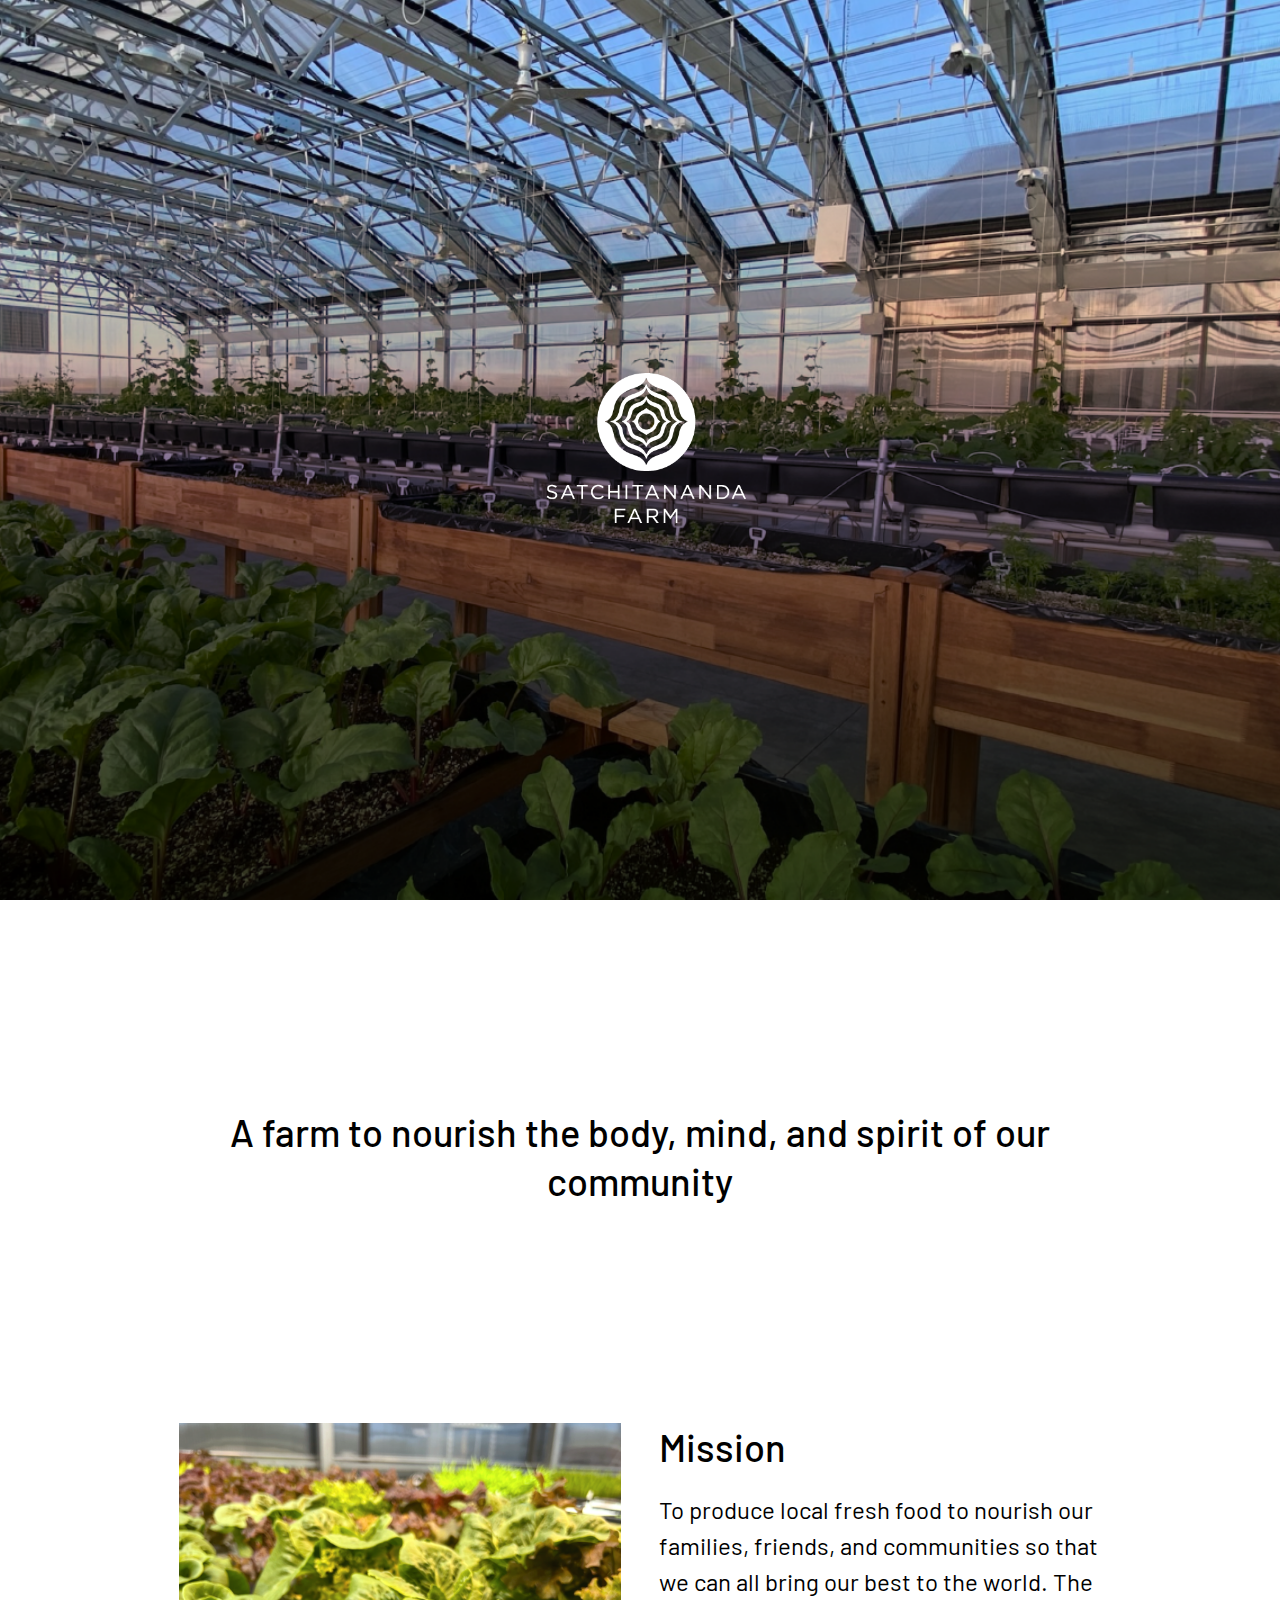
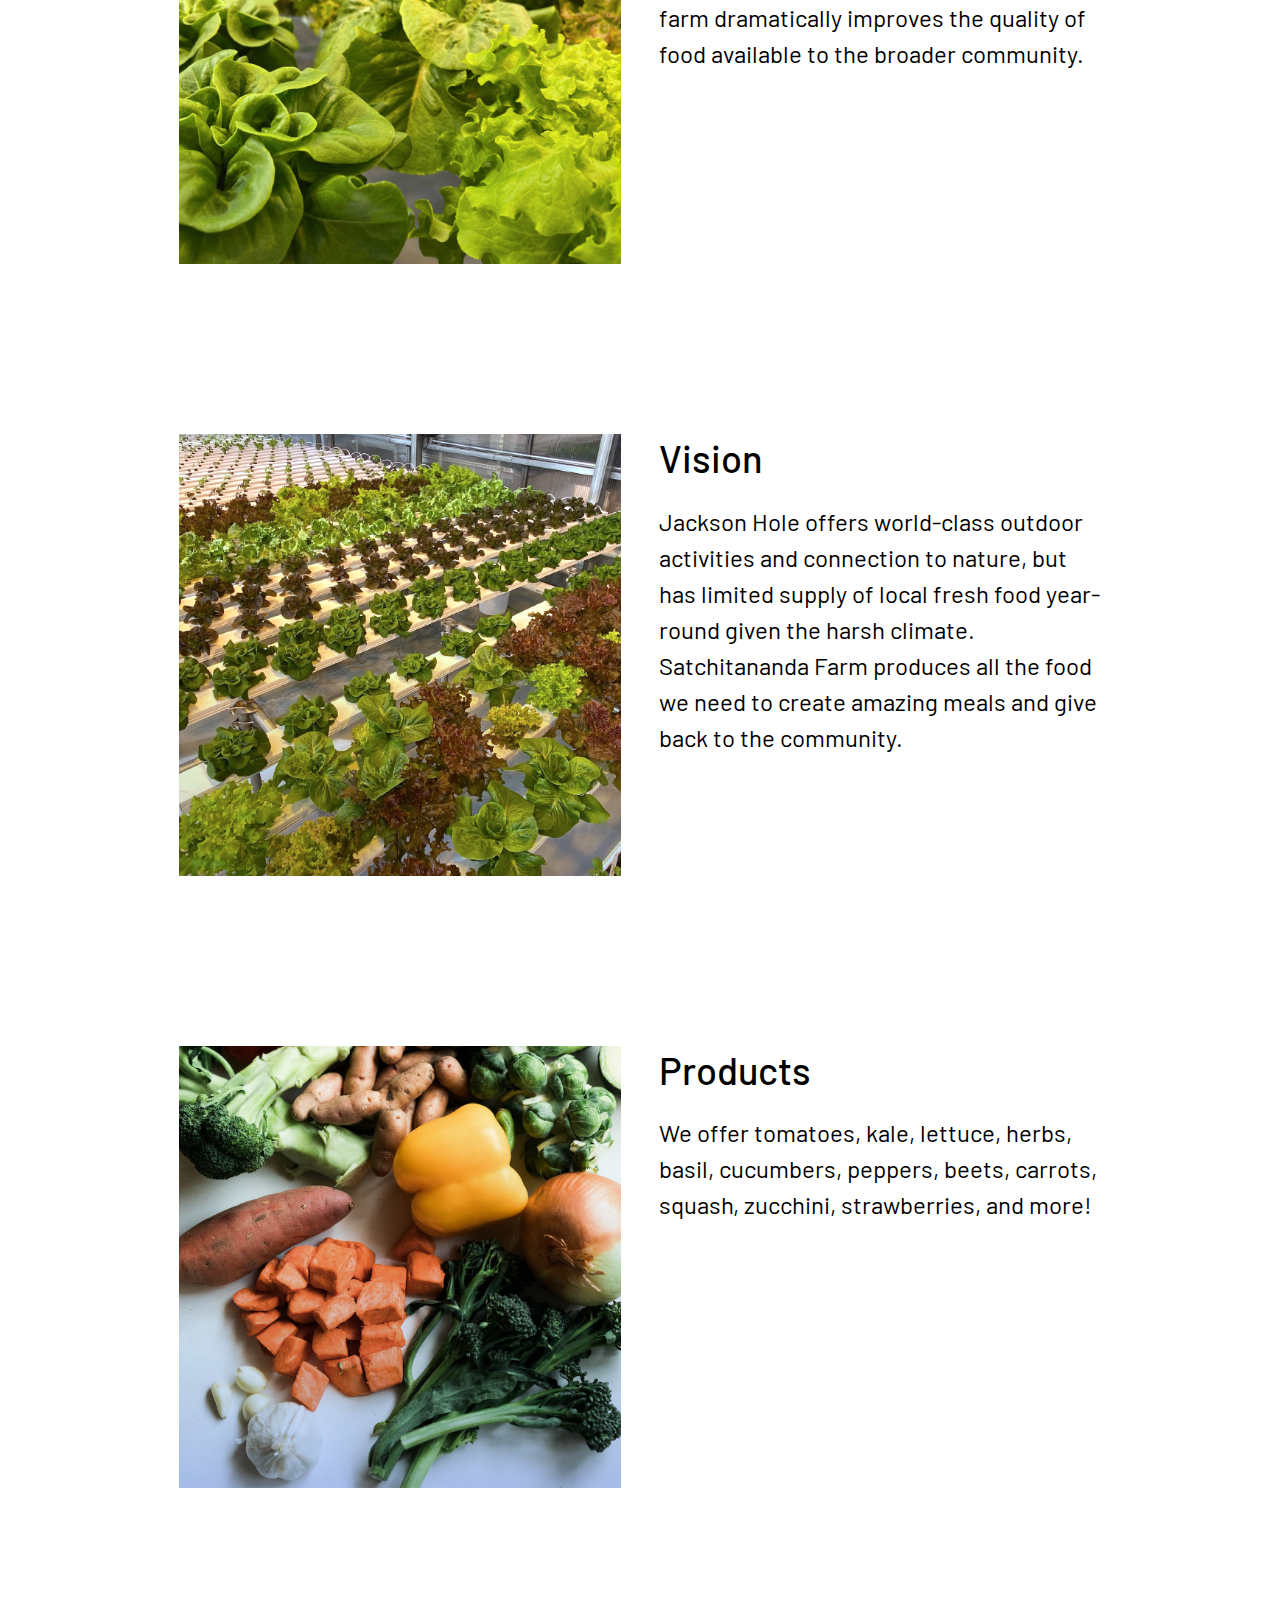
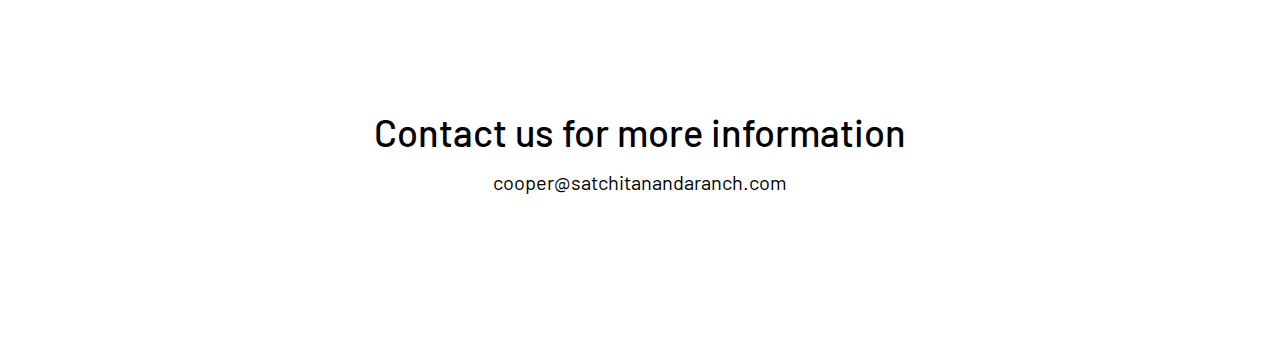
<file: index.html>
<!DOCTYPE html>
<html lang="en">
	<script>
		var host = "www.satchitanandafarm.com"
		if (window.location.host == host && window.location.protocol != "https:") {window.location.protocol = "https:"}
	</script>
	<head>
		<meta charset="utf-8" />
		<meta name="viewport" content="width=device-width, initial-scale=1.0" />
		<meta name="description" content="Satchitananda Farm" />
		<meta name="twitter:card" content="summary_large_image" />
		<meta name="twitter:title" content="Satchitananda Farm" />
		<meta name="twitter:image" content="img/meta.png" />
		<meta property="og:image" content="img/meta.png" />
		<meta property="og:url" content="http://www.satchitanandafarm.com" />
		<title>Satchitananda Farm</title>
		<link href="/img/fav.png" rel="icon" type="image/ico" />
		<link rel="stylesheet" href="grid.css" />
		<link rel="stylesheet" href="style.css" />
		<link rel="preconnect" href="https://fonts.googleapis.com">
		<link rel="preconnect" href="https://fonts.gstatic.com" crossorigin>
		<link href="https://fonts.googleapis.com/css2?family=Barlow:wght@300;400;500&display=swap" rel="stylesheet">
		<script id="mcjs">!function(c,h,i,m,p){m=c.createElement(h),p=c.getElementsByTagName(h)[0],m.async=1,m.src=i,p.parentNode.insertBefore(m,p)}(document,"script","https://chimpstatic.com/mcjs-connected/js/users/7cffa9d54f08fb7f5e1875d68/5ba15c0475d62f23709f7e2d4.js");</script>
	</head>
	<body>
		<header id="header-home">
			<div class="container vh-center">
				<div class="row">
					<div class="col-12 center">
						<img style="max-width:300px;" src="img/logo.png">
					</div>
				</div>
			</div>
		</header>
		<section class="callout" id="home">
			<div class="container">
				<div class="row">
					<div class="col-12 center">
						<h2>A farm to nourish the body, mind, and spirit of our community</h2>
					</div>
				</div>
			</div>
		</section>
		<section class="content-home">
			<div class="container">
				<div class="row">
					<div class="col-6">
						<img src="img/home-02.png" />
					</div>
					<div class="col-6">
						<h2>Mission</h2>
						<p>To produce local fresh food to nourish our families, friends, and communities so that we can all bring our best to the world. The farm dramatically improves the quality of food available to the broader community.</p>
					</div>
				</div>
			</div>
		</section>
		<section class="content-home">
			<div class="container">
				<div class="row">
					<div class="col-6">
						<img src="img/home-01.png" />
					</div>
					<div class="col-6">
						<h2>Vision</h2>
						<p>Jackson Hole offers world-class outdoor activities and connection to nature, but has limited supply of local fresh food year-round given the harsh climate. Satchitananda Farm produces all the food we need to create amazing meals and give back to the community.</p>
					</div>
				</div>
			</div>
		</section>
		<section class="content-home">
			<div class="container">
				<div class="row">
					<div class="col-6">
						<img src="img/home-03.png" />
					</div>
					<div class="col-6">
						<h2>Products</h2>
						<p>We offer tomatoes, kale, lettuce, herbs, basil, cucumbers, peppers, beets, carrots, squash, zucchini, strawberries, and more!</p>
					</div>
				</div>
			</div>
		</section>
		<section class="callout" id="home" style="padding-bottom:150px;">
			<div class="container">
				<div class="row">
					<div class="col-12 center">
						<h2 style="padding-bottom:10px;">Contact us for more information</h2>
						<a style="font-size:1.25rem;" href="mailto:cooper@satchitanandaranch.com">cooper@satchitanandaranch.com</a>
					</div>
				</div>
			</div>
		</section>
	</body>
</html>
</file>
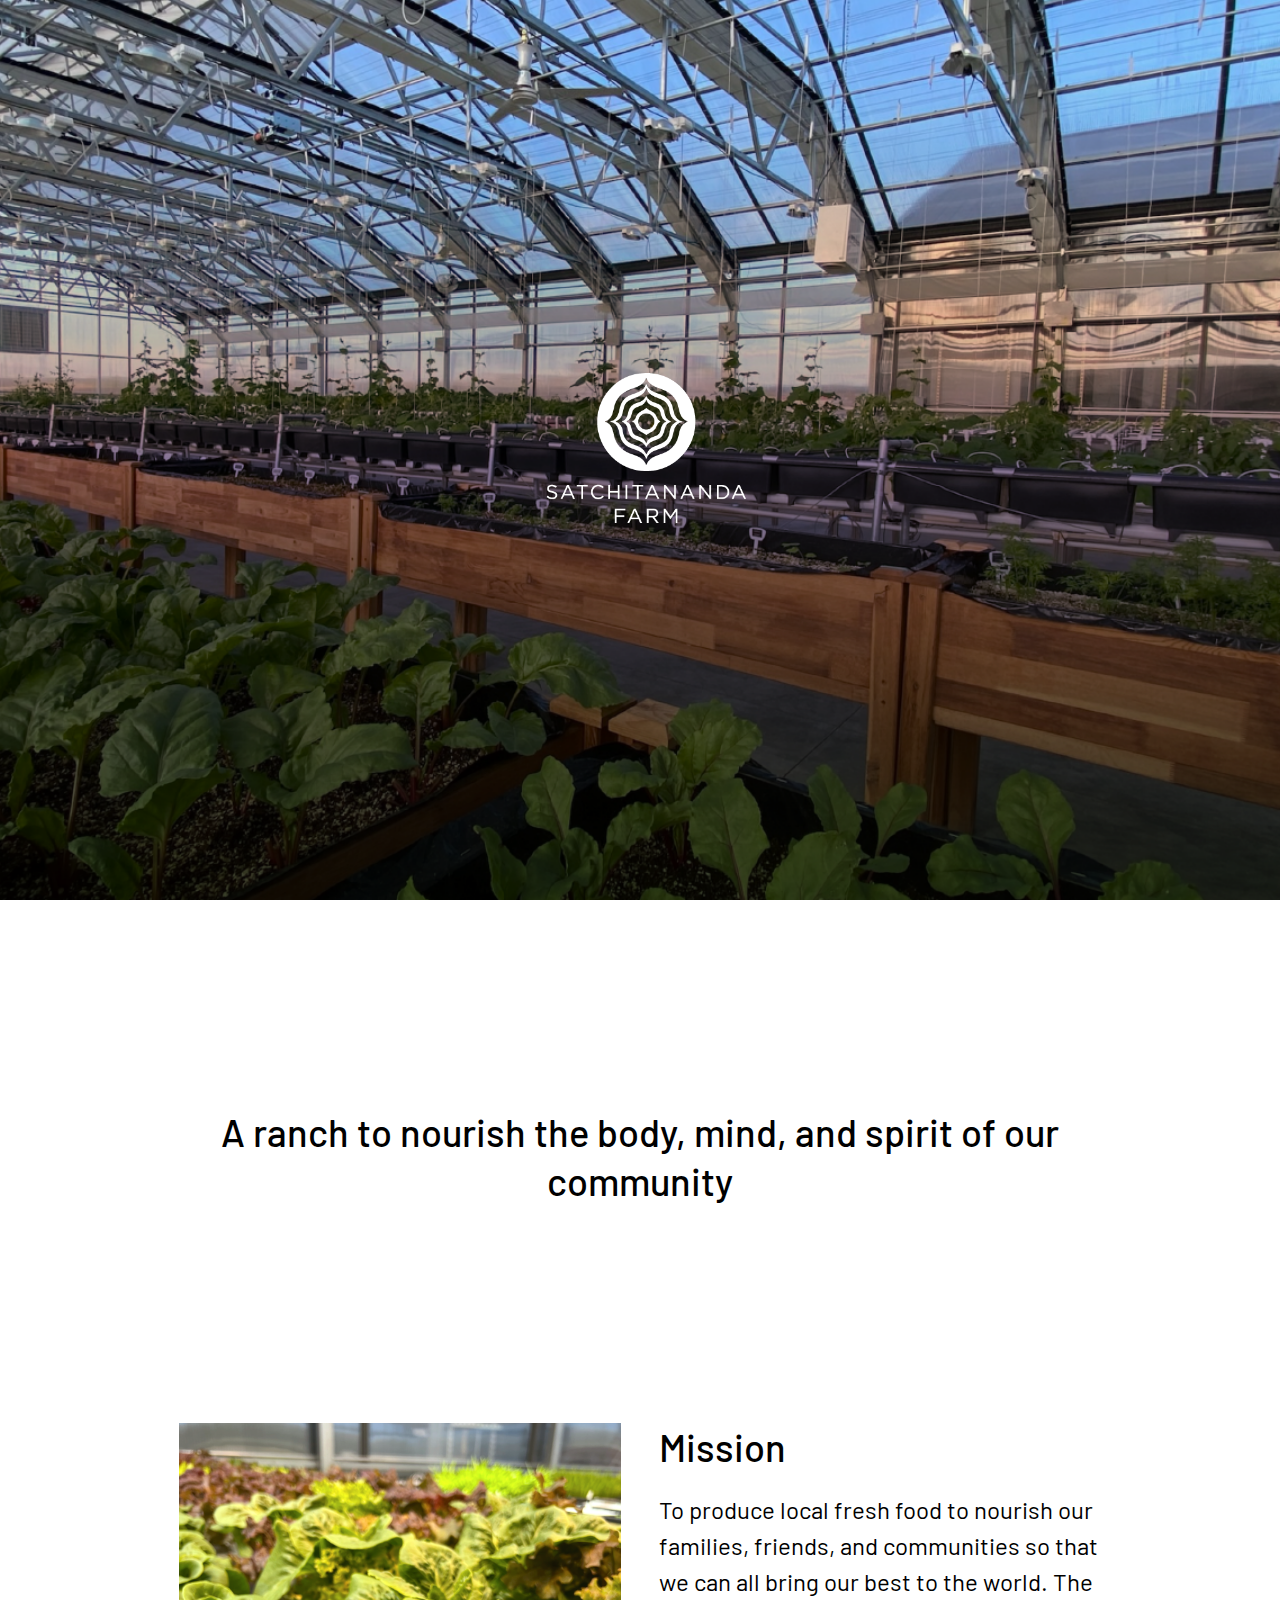
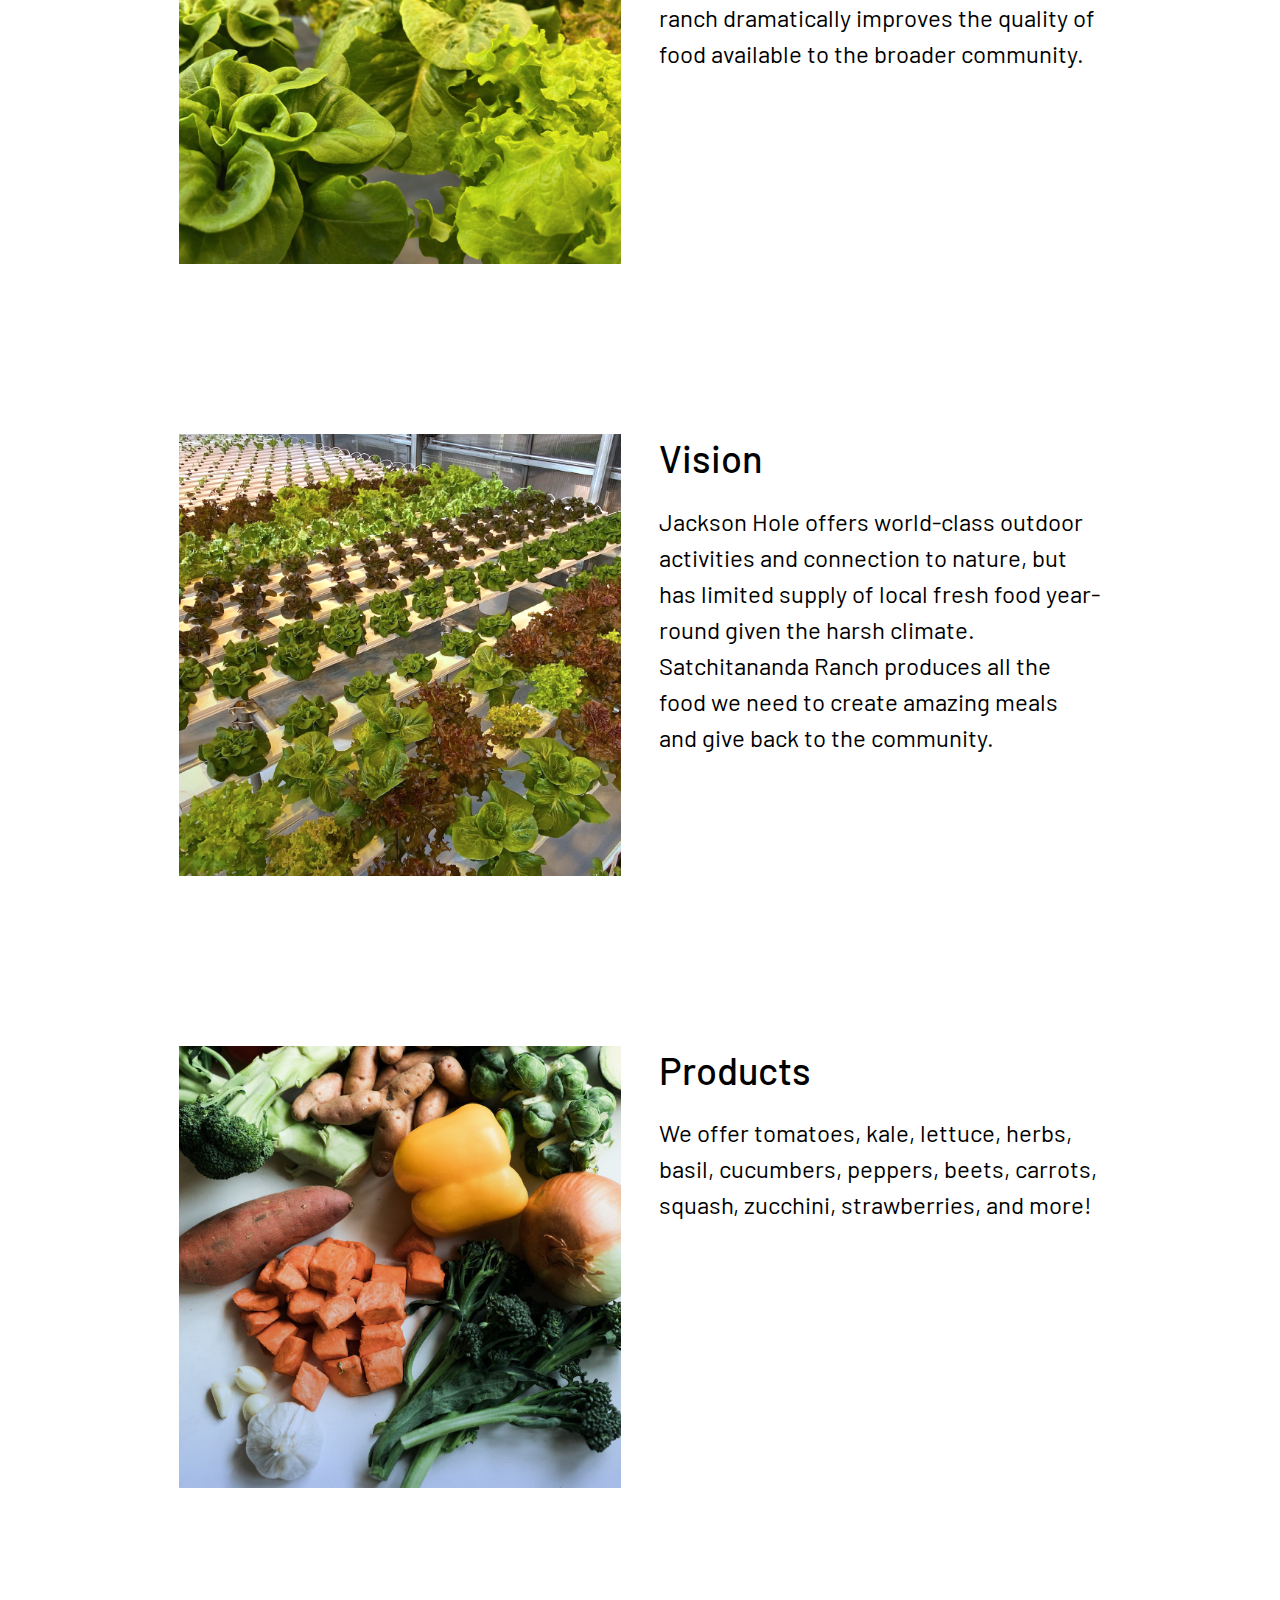
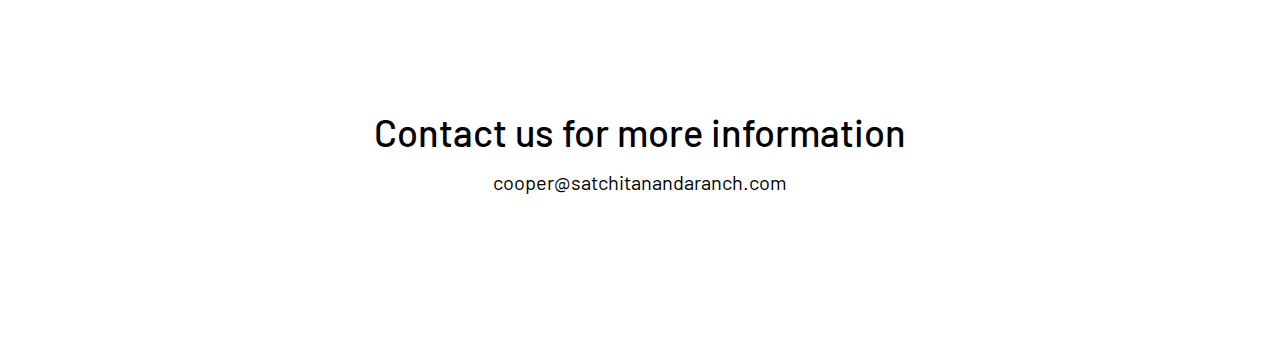
<file: test.html>
<!DOCTYPE html>
<html lang="en">
	<script>
		var host = "www.satchitanandaranch.com"
		if (window.location.host == host && window.location.protocol != "https:") {window.location.protocol = "https:"}
	</script>
	<head>
		<meta charset="utf-8" />
		<meta name="viewport" content="width=device-width, initial-scale=1.0" />
		<meta name="description" content="Satchitananda Ranch" />
		<meta name="twitter:card" content="summary_large_image" />
		<meta name="twitter:title" content="Satchitananda Ranch" />
		<meta name="twitter:image" content="img/meta.png" />
		<meta property="og:image" content="img/meta.png" />
		<meta property="og:url" content="http://www.satchitanandaranch.com" />
		<title>Satchitananda Ranch</title>
		<link href="/img/fav.png" rel="icon" type="image/ico" />
		<link rel="stylesheet" href="grid.css" />
		<link rel="stylesheet" href="style.css" />
		<link rel="preconnect" href="https://fonts.googleapis.com">
		<link rel="preconnect" href="https://fonts.gstatic.com" crossorigin>
		<link href="https://fonts.googleapis.com/css2?family=Barlow:wght@300;400;500&display=swap" rel="stylesheet">
	</head>
	<body>
		<header id="header-home">
			<div class="container vh-center">
				<div class="row">
					<div class="col-12 center">
						<img style="max-width:300px;" src="img/logo.png">
					</div>
				</div>
			</div>
		</header>
		<section class="callout" id="home">
			<div class="container">
				<div class="row">
					<div class="col-12 center">
						<h2>A ranch to nourish the body, mind, and spirit of our community</h2>
					</div>
				</div>
			</div>
		</section>
		<section class="content-home">
			<div class="container">
				<div class="row">
					<div class="col-6">
						<img src="img/home-02.png" />
					</div>
					<div class="col-6">
						<h2>Mission</h2>
						<p>To produce local fresh food to nourish our families, friends, and communities so that we can all bring our best to the world. The ranch dramatically improves the quality of food available to the broader community.</p>
					</div>
				</div>
			</div>
		</section>
		<section class="content-home">
			<div class="container">
				<div class="row">
					<div class="col-6">
						<img src="img/home-01.png" />
					</div>
					<div class="col-6">
						<h2>Vision</h2>
						<p>Jackson Hole offers world-class outdoor activities and connection to nature, but has limited supply of local fresh food year-round given the harsh climate. Satchitananda Ranch produces all the food we need to create amazing meals and give back to the community.</p>
					</div>
				</div>
			</div>
		</section>
		<section class="content-home">
			<div class="container">
				<div class="row">
					<div class="col-6">
						<img src="img/home-03.png" />
					</div>
					<div class="col-6">
						<h2>Products</h2>
						<p>We offer tomatoes, kale, lettuce, herbs, basil, cucumbers, peppers, beets, carrots, squash, zucchini, strawberries, and more!</p>
					</div>
				</div>
			</div>
		</section>
		<section class="callout" id="home" style="padding-bottom:150px;">
			<div class="container">
				<div class="row">
					<div class="col-12 center">
						<h2 style="padding-bottom:10px;">Contact us for more information</h2>
						<a style="font-size:1.25rem;" href="mailto:cooper@satchitanandaranch.com">cooper@satchitanandaranch.com</a>
					</div>
				</div>
			</div>
		</section>
		<section>
			<div id="my-store-99420047"></div>
			<div>
				<script data-cfasync="false" type="text/javascript" src="https://app.ecwid.com/script.js?99420047&data_platform=code&data_date=2024-02-20" charset="utf-8"></script>
				<script type="text/javascript"> xProductBrowser("categoriesPerRow=3","views=grid(20,3) list(60) table(60)","categoryView=grid","searchView=list","id=my-store-99420047");</script>
			</div>
		</section>
	</body>
</html>
</file>
<file: grid.css>
/* start simple grid - zach cole */

/* multiversal */
html, body, h1, h2, h3, h4, h5, h6, p {height: 100%; width: 100%; margin: 0; padding: 0; left: 0; top: 0; font-size: 100%;}

/* roots */
p, a, h6 {
	font-family: 'Barlow', sans-serif;
	font-weight: 400;
	line-height: 1.5;
}

h1, h2, h3, h4, h5 {
	font-family: 'Barlow', sans-serif;
	font-weight: 500;
	line-height: 1.3;
}

.bolditalic {
	font-family: 'Barlow', sans-serif;
}

i, .italic { 
	font-family: 'Barlow', sans-serif;
}

.semilight {font-weight: 300;}

/* type */
h1 {font-size: 2rem;}
h2 {font-size: 2.375rem;}
h3 {font-size: 1.375rem;}
h4 {font-size: 1.125rem;}
h5 {font-size: 1rem;}
h6 {font-size: 0.875rem;}
p, a {font-size: 1.5rem;}

.font-light {font-weight: 300;}
.font-regular {font-weight: 400;}
.font-heavy {font-weight: 700;}

/* alignment */
.left {text-align: left;}
.right {text-align: right;}
.center {text-align: center; margin-left: auto; margin-right: auto;}
.vh-center {position: absolute; top: 50%; left: 50%; transform: translate(-50%, -50%);}

/* grid column */
.container {width: 90%; margin-left: auto; margin-right: auto;}
.row {position: relative; width: 100%;}
.row [class^="col"] {float: left; margin: 8px 2%; min-height: 2px;}

.col-05, .col-1, .col-2, .col-3, .col-4, .col-5, .col-6,
.col-7, .col-8, .col-9, .col-10, .col-11, .col-12 {width: 96%;}

.col-05-sm {width: 2.16%;}
.col-1-sm {width: 4.33%;}
.col-2-sm {width: 12.66%;}
.col-3-sm {width: 21%;}
.col-4-sm {width: 29.33%;}
.col-5-sm {width: 37.66%;}
.col-6-sm {width: 46%;}
.col-7-sm {width: 54.33%;}
.col-8-sm {width: 62.66%;}
.col-9-sm {width: 71%;}
.col-10-sm {width: 79.33%;}
.col-11-sm {width: 87.66%;}
.col-12-sm {width: 96%;}

.row::after {content: ""; display: table; clear: both;}
.hidden-sm {display: none;}

@media only screen and (min-width: 540px) {	/* 540px */
	.container {width: 80%;}
}

@media only screen and (min-width: 720px) {	/* 720px */
	.col-05 {width: 2.16%;}
	.col-1 {width: 4.33%;}
	.col-2 {width: 12.66%;}
	.col-3 {width: 21%;}
	.col-4 {width: 29.33%;}
	.col-5 {width: 37.66%;}
	.col-6 {width: 46%;}
	.col-7 {width: 54.33%;}
	.col-8 {width: 62.66%;}
	.col-9 {width: 71%;}
	.col-10 {width: 79.33%;}
	.col-11 {width: 87.66%;}
	.col-12 {width: 96%;}
	.hidden-sm {display: block;}
}

@media only screen and (min-width: 960px) { /* 960px */
	.container {width: 75%;}
}
/* end simple grid */
</file>
<file: style.css>
/* global */
sub {font-size: 60%;}
body {direction: ltr !important;}

/* nav */
#nav {margin-top: 50px;}
#nav #nav-icon {position: absolute; right: 0;}
.overlay #nav-icon {margin-top: 85px; opacity: 0.7;}
.overlay {height: 100%; width: 100%; display: none; position: fixed; z-index: 99; top: 0; left: 0; background-color: rgba(0,0,0,0.93);}
.overlay-content {position: fixed; top: 20%; left: 0; width: 100%; text-align: center;} /* used to be position: relative */

/* header hero */
header {height: 100vh; padding-top: 40px; box-sizing: border-box; background-position: center; background-repeat: no-repeat; background-size: cover; border: 0; color: white;}
#header-home {background-image: url('img/hero.png');}
header p {padding-top: 20px;}
p + p {padding-top: 15px;}

/* callout */
.callout {margin-top: 50px;}
.callout i {font-weight: bold; font-style: italic;}
#learnmore-expand i {font-weight: normal; font-style: italic;}

/***** bug: margin-top slides down lag *****/

/* content */
.content-home img {width: 100%;}
.content-home  {margin-top: 50px;}
.content-home h2 {padding-bottom: 20px;}
.content-home + .content-home {margin-top: 150px;}
.bio p {font-size: 0.875rem;}
#home {margin-top: 200px; margin-bottom: 200px;}

/* action */
.action {margin-top: 50px;}
.action h2 {padding: 150px 0 40px 0;}

/* buttons */
.action a {
	display: inline-block;
	position: relative;
	text-decoration: none;
	font-size: 1.125rem;
	margin-top: 50px;
	padding-bottom: 10px;
	color: black;
	font-family: 'Barlow', Sans-Serif;
	font-weight: bold;
	line-height: 1.5;
}

.overlay-content a {
	padding: 15px;
	text-decoration: none;
	font-size: 2rem;
	color: white;
	opacity: 0.7;
	display: block;
	font-family: 'Barlow', Sans-Serif;
	font-weight: bold;
	max-width: 300px;
	margin: 0 auto;
}

.overlay-content a:hover {opacity: 1; transition: opacity 0.2s ease-in 0.1s;}
/* .overlay .closebtn {position: absolute; top: 20px; right: 45px; font-size: 60px;} */
.inline-link a {margin-top: 0;}
a, a:hover, a:visited {color: black; text-decoration: none;}

/* footer */
#footer-desktop {display: block;}
#footer-rwd {display: none;}

footer {
	background: black;
	padding-top: 150px;
	padding-bottom: 150px;
	margin-top: 200px;	
}

footer .footer-logo {
	margin-top: 1px;
	padding-top : 0;
	padding-bottom: 10px;
	opacity: 0.7;
}

footer .link-h1 {
	font-size: 0.875rem;
	color: white;
	opacity: 0.4;
	padding-bottom: 10px;
	font-weight: bold;
	line-height: 1.5;
}

footer p#copyrights {
	font-size: 0.75rem;
	color: white;
	opacity: 0.4;
	padding-top: 8px;
}

footer a {
	display: block;
	font-size: 0.75rem;
	color: white;
	text-decoration: none;
	line-height: 1.5;
	opacity: 0.7;
	padding-top: 10px;
	padding-bottom: 10px;
}

footer a:hover {opacity: 1;}

/* responsive 960, 720, 540 */

@media only screen and (max-width: 960px) {
	#header-home h1 {font-size: 2rem;}
	.content-home h2 {margin-top: 0; padding-top: 0;}
	.content-home p {font-size: 1.25rem;}
	.prev-next span {display: none;}
}

@media only screen and (max-width: 720px) {
	h1, h2 {font-size: 2rem;}
	#footer-desktop {display: none;}
	#footer-rwd p#copyrights {padding-top: 40px;}
	#footer-rwd {display: block; text-align: center;}
	#footer-rwd .link-h1 {margin-top: 50px;}
	#footer-rwd .link-h1 {margin-top: 0; font-size: 0.875rem;}
	#footer-rwd .footer-logo {margin-top: 0; margin-bottom : 30px;}
	.prev-next {display: none;}
	.overlay a {font-size: 1.5rem;}
	/* .overlay .closebtn {top: 15px; right: 35px;} */
}

@media only screen and (max-width: 719px) {
	.content-joinus .joinus-category-rwd {margin-top: 25px;}
}

@media only screen and (max-width: 540px) {
	.media-category {margin-top: 130px;}
	.media-category a {margin-top: 0;}
}
</file>
